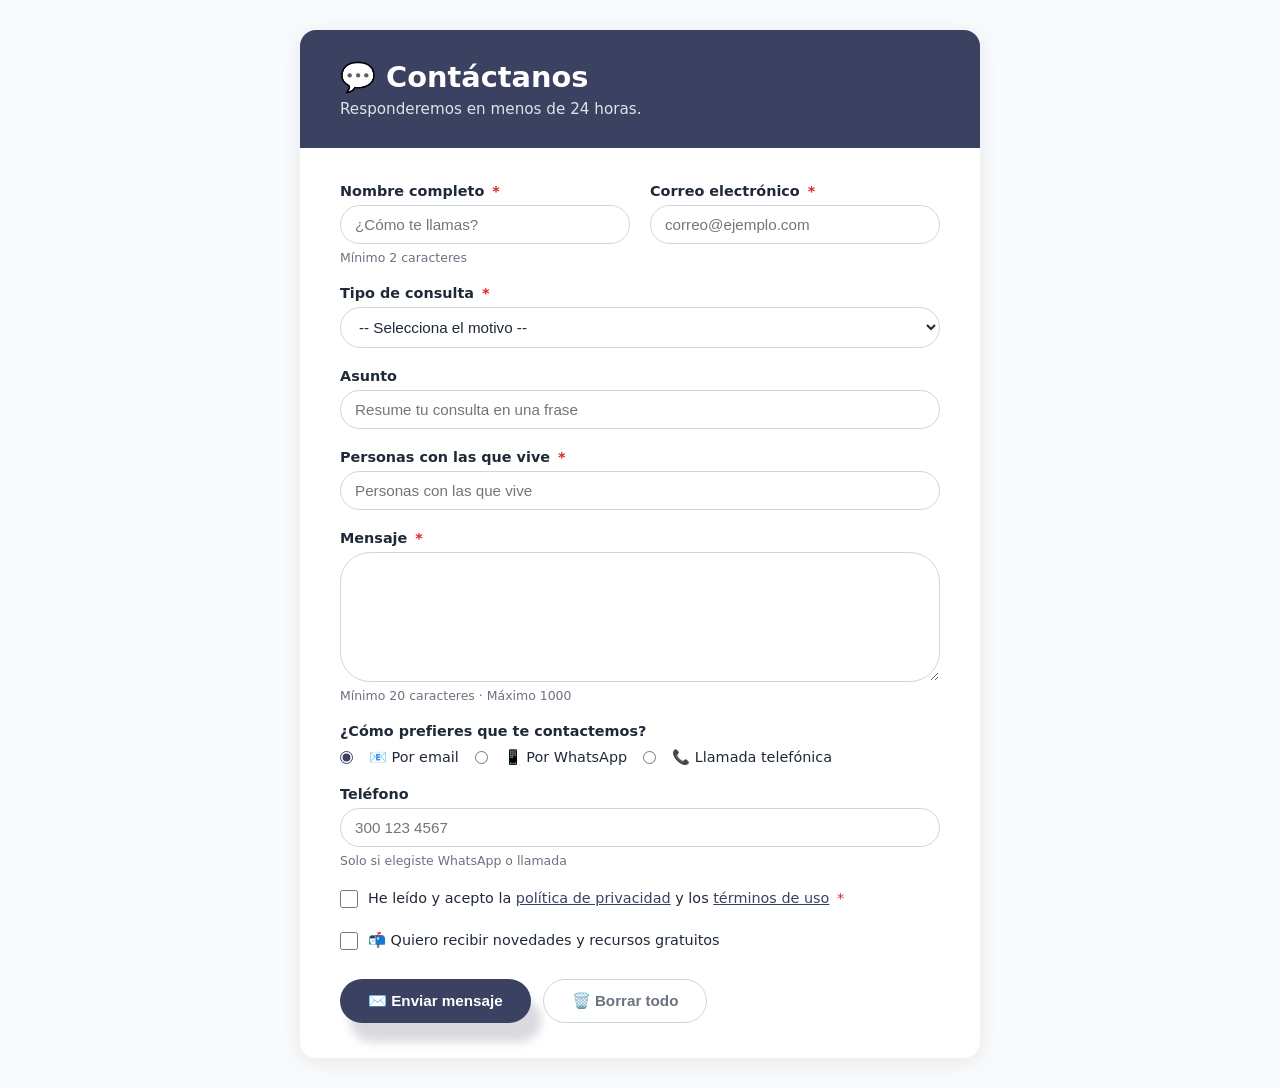
<file: form_y_estilos/index.html>
<!DOCTYPE html>
<html lang="es">
<head>
  <meta charset="UTF-8">
  <meta name="viewport" content="width=device-width, initial-scale=1.0">
  <title>Contáctanos</title>
  <link rel="stylesheet" href="styles.css">
</head>
<body>

  <main class="contenedor">

    <header class="encabezado">
      <h1>💬 Contáctanos</h1>
      <p>Responderemos en menos de 24 horas.</p>
    </header>

    <form class="formulario-contacto" action="#" method="post" novalidate>

      <!-- Nombre y Email en una fila -->
      <div class="fila-doble">

        <div class="campo">
          <label for="contacto-nombre">
            Nombre completo <span class="obligatorio">*</span>
          </label>
          <input 
            type="text" 
            id="contacto-nombre" 
            name="nombre"
            placeholder="¿Cómo te llamas?"
            required
            autocomplete="name"
            minlength="2"
            maxlength="60">
          <span class="ayuda">Mínimo 2 caracteres</span>
        </div>

        <div class="campo">
          <label for="contacto-email">
            Correo electrónico <span class="obligatorio">*</span>
          </label>
          <input 
            type="email" 
            id="contacto-email" 
            name="email"
            placeholder="correo@ejemplo.com"
            required
            autocomplete="email">
        </div>

      </div>

      <!-- Tipo de consulta -->
      <div class="campo">
        <label for="tipo-consulta">
          Tipo de consulta <span class="obligatorio">*</span>
        </label>
        <select id="tipo-consulta" name="tipo_consulta" required>
          <option value="">-- Selecciona el motivo --</option>
          <optgroup label="Soporte">
            <option value="tecnico">Problema técnico</option>
            <option value="cuenta">Mi cuenta</option>
          </optgroup>
          <optgroup label="Información">
            <option value="precios">Precios y planes</option>
            <option value="servicios">Servicios disponibles</option>
          </optgroup>
          <optgroup label="Otros">
            <option value="sugerencia">Sugerencia o idea</option>
            <option value="otro">Otro motivo</option>
          </optgroup>
        </select>
      </div>

      <!-- Asunto -->
      <div class="campo">
        <label for="asunto">Asunto</label>
        <input 
          type="text" 
          id="asunto" 
          name="asunto"
          placeholder="Resume tu consulta en una frase"
          maxlength="100">
      </div>

      <div class="campo">
        <label for="Caracterización familiar">Personas con las que vive <span class="obligatorio">*</span></label>
        <input type="text"
        id="Caracterización familiar"
        name="Caracterización familiar"
        placeholder="Personas con las que vive"
        maxlength="1000">
      </div>

      <!-- Mensaje -->
      <div class="campo">
        <label for="mensaje">
          Mensaje <span class="obligatorio">*</span>
        </label>
        <textarea 
          id="mensaje" 
          name="mensaje"
          rows="6"
          placeholder="Describe con detalle tu consulta..."
          required
          minlength="20"
          maxlength="1000">
        </textarea>
        <span class="ayuda">Mínimo 20 caracteres · Máximo 1000</span>
      </div>

      <!-- Cómo prefiere ser contactado -->
      <div class="campo">
        <p class="label-grupo">¿Cómo prefieres que te contactemos?</p>

        <div class="opciones-radio">
          <input type="radio" id="via-email" name="via_contacto" value="email" checked>
          <label for="via-email">📧 Por email</label>

          <input type="radio" id="via-whatsapp" name="via_contacto" value="whatsapp">
          <label for="via-whatsapp">📱 Por WhatsApp</label>

          <input type="radio" id="via-llamada" name="via_contacto" value="llamada">
          <label for="via-llamada">📞 Llamada telefónica</label>
        </div>
      </div>

      <!-- Teléfono condicional -->
      <div class="campo" id="campo-telefono">
        <label for="telefono">Teléfono</label>
        <input 
          type="tel" 
          id="telefono" 
          name="telefono"
          placeholder="300 123 4567"
          pattern="[0-9\s\-\+]{7,15}">
        <span class="ayuda">Solo si elegiste WhatsApp o llamada</span>
      </div>

      <!-- Términos y condiciones -->
      <div class="campo campo-check">
        <input type="checkbox" id="terminos" name="terminos" value="acepto" required>
        <label for="terminos">
          He leído y acepto la 
          <a href="#" target="_blank">política de privacidad</a> 
          y los 
          <a href="#" target="_blank">términos de uso</a>
          <span class="obligatorio">*</span>
        </label>
      </div>

      <!-- Suscripción opcional -->
      <div class="campo campo-check">
        <input type="checkbox" id="newsletter" name="newsletter" value="si">
        <label for="newsletter">
          📬 Quiero recibir novedades y recursos gratuitos
        </label>
      </div>

      <!-- Botones de acción -->
      <div class="acciones">
        <button type="submit" class="btn-primario">
          ✉️ Enviar mensaje
        </button>
        <button type="reset" class="btn-secundario">
          🗑️ Borrar todo
        </button>
      </div>

    </form>

  </main>

</body>
</html>
</file>
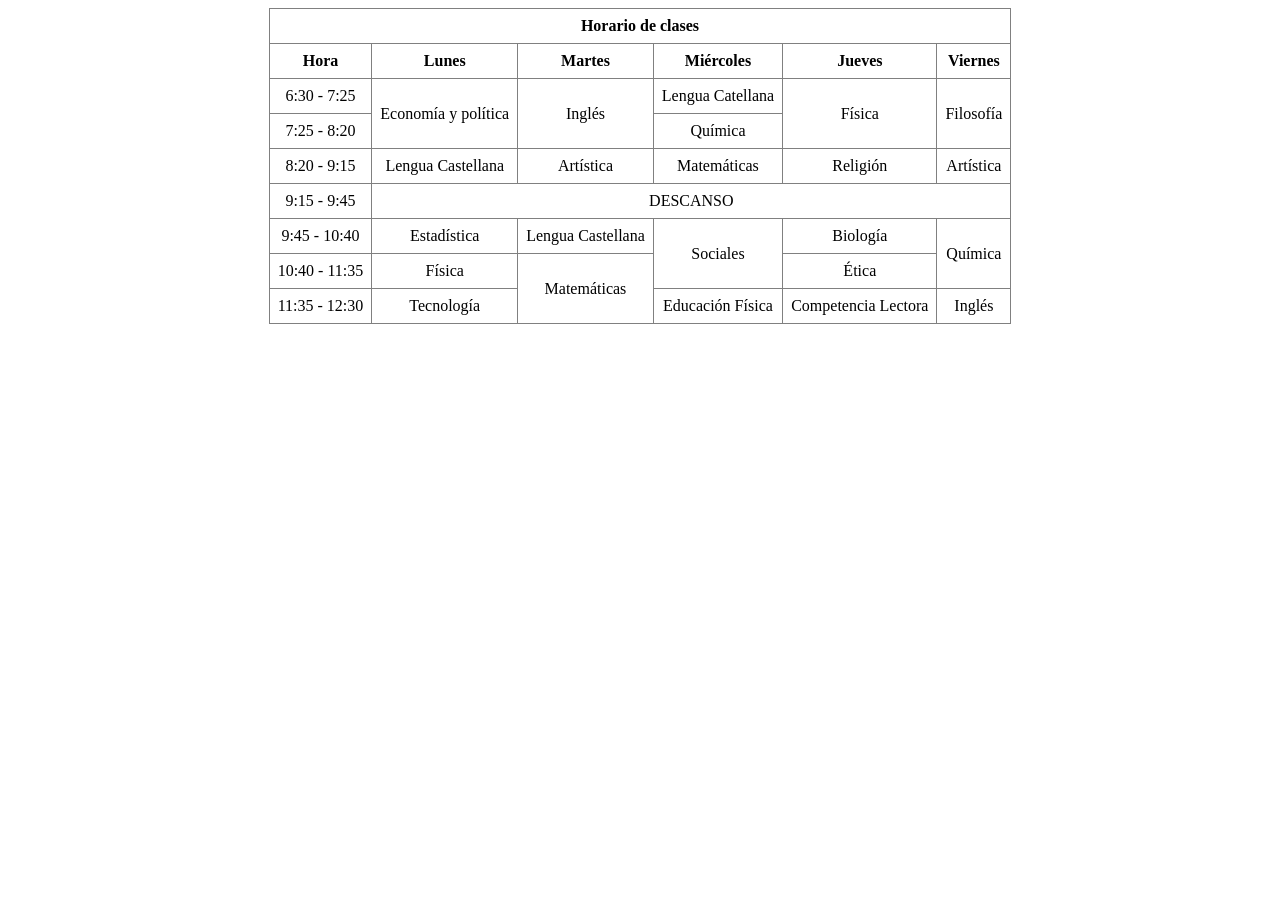
<file: ejercicio_tabla.html>
<!DOCTYPE html>
<html lang="es">
<head>
    <meta charset="UTF-8">
    <meta name="viewport" content="width=device-width, initial-scale=1.0">
    <style>

        table{
            text-align: center;
            border-collapse: collapse;
            margin: auto;
        }

        th, td{
            padding: 8px;
        }

    </style>
    <title>Tabla</title>
    
</head>
<body>

    <table border="1">
            <thead>
                <tr>
                    <th colspan="6">Horario de clases</th>
                </tr>
            </thead>
            <tbody>
                <tr>
                    <th>Hora</th>
                    <th>Lunes</th>
                    <th>Martes</th>
                    <th>Miércoles</th>
                    <th>Jueves</th>
                    <th>Viernes</th>
                </tr>
                <tr>
                    <td>6:30 - 7:25</td>
                    <td rowspan="2">Economía y política</td>
                    <td rowspan="2">Inglés</td>
                    <td>Lengua Catellana</td>
                    <td rowspan="2">Física</td>
                    <td rowspan="2">Filosofía</td>
                </tr>
                <tr>
                    <td>7:25 - 8:20</td>
                    <td>Química</td>
                </tr>
                <tr>
                    <td>8:20 - 9:15</td>
                    <td>Lengua Castellana</td>
                    <td>Artística</td>
                    <td>Matemáticas</td>
                    <td>Religión</td>
                    <td>Artística</td>
                </tr>
                <tr>
                    <td>9:15 - 9:45</td>
                    <td colspan="5">DESCANSO</td>
                </tr>
                <tr>
                    <td>9:45 - 10:40</td>
                    <td>Estadística</td>
                    <td>Lengua Castellana</td>
                    <td rowspan="2">Sociales</td>
                    <td>Biología</td>
                    <td rowspan="2">Química</td>
                </tr>
                <tr>
                    <td>10:40 - 11:35</td>
                    <td>Física</td>
                    <td rowspan="2">Matemáticas</td>
                    <td>Ética</td>
                </tr>
                <tr>
                    <td>11:35 - 12:30</td>
                    <td>Tecnología</td>
                    <td>Educación Física</td>
                    <td>Competencia Lectora</td>
                    <td>Inglés</td>
                </tr>


            </tbody>
            <tfoot>

            </tfoot>
    </table>

    
</body>
</html>
</file>
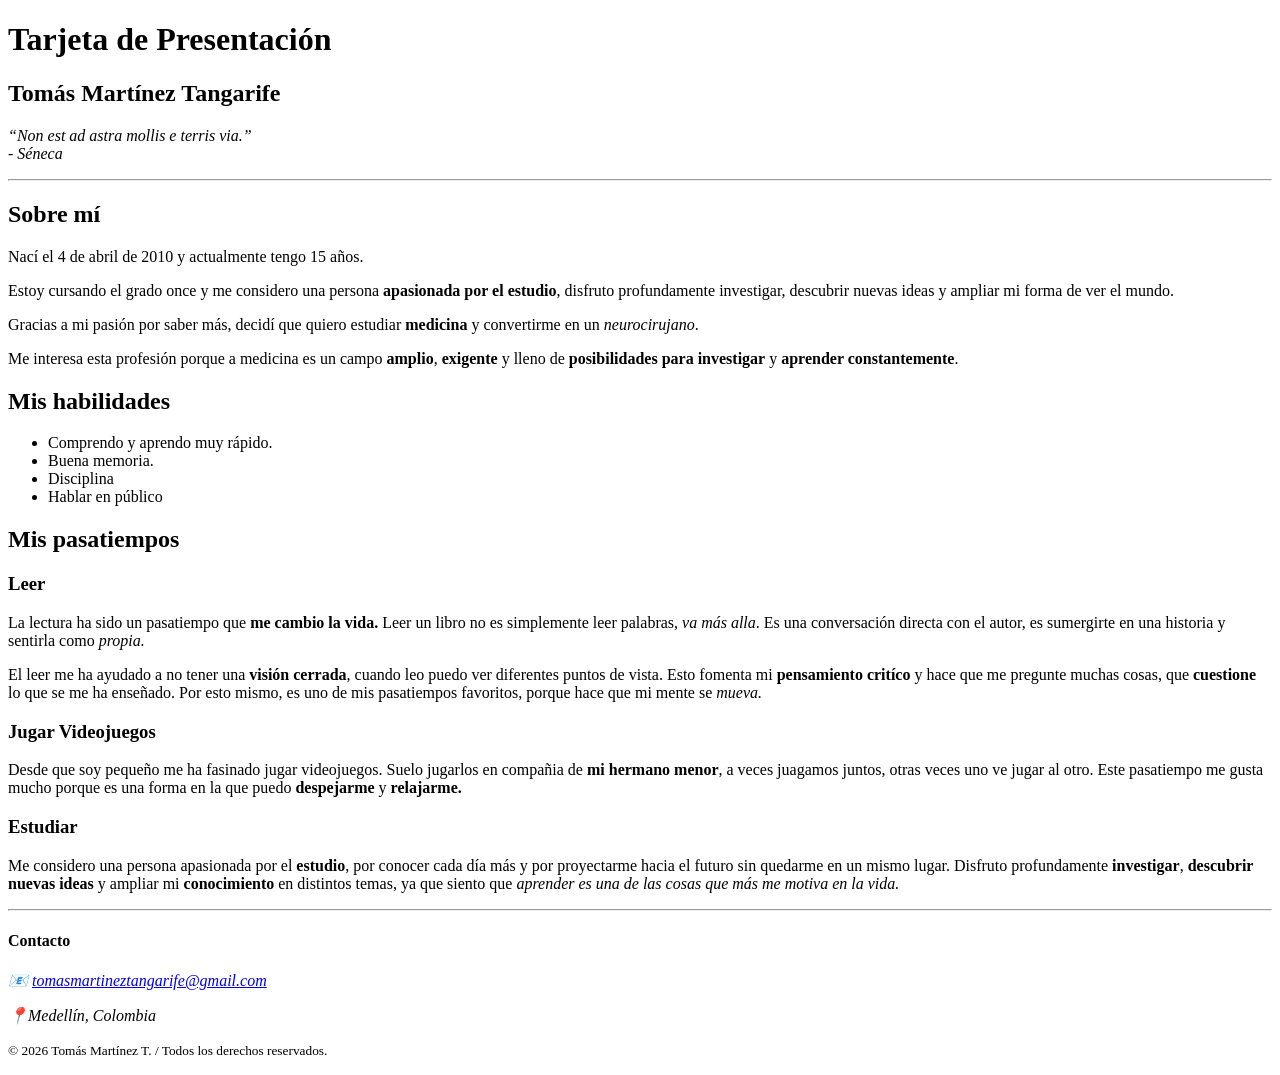
<file: Presentación.html>
<!DOCTYPE html>
<html lang="es">
<head>
    <meta charset="UTF-8">
    <meta name="viewport" content="width=device-width, initial-scale=1.0">
    <title>Tarjeta de Presentación</title>
</head>
<body>
    <header>

        <h1>Tarjeta de Presentación</h1>
        <h2>Tomás Martínez Tangarife</h2>
        <p><em>“Non est ad astra mollis e terris via.” <br>- Séneca</em></p>

    </header>
    <hr>
    <main>

        <section>
            <h2>Sobre mí</h2>
            <p>
                Nací el <time datetime="2010-04-04">4 de abril de 2010</time> 
                y actualmente tengo 15 años.
            </p>

            <p>
                Estoy cursando el grado once y me considero una persona 
                <strong>apasionada por el estudio</strong>, disfruto profundamente 
                investigar, descubrir nuevas ideas y ampliar mi forma de ver el mundo.
            </p>

            <p>
                Gracias a mi pasión por saber más, decidí que quiero estudiar 
                <strong>medicina</strong> y convertirme en un <em>neurocirujano</em>.
            </p>

            <p>
                Me interesa esta profesión porque a medicina es un campo <strong>amplio</strong>,
                 <strong>exigente</strong> y lleno de <strong>posibilidades para investigar</strong> y <strong>aprender constantemente</strong>.
            </p>
        </section>

        <section>
            <h2>Mis habilidades</h2>
            <ul>
                <li>Comprendo y aprendo muy rápido.</li>
                <li>Buena memoria.</li>
                <li>Disciplina</li>
                <li>Hablar en público</li>
            </ul>

        </section>

        <section>
            <h2>Mis pasatiempos</h2>
            
            <article>
                <h3>Leer</h3>
                <p>La lectura ha sido un pasatiempo que <strong>me cambio la vida.</strong> Leer un libro no es simplemente leer palabras, <em>va más alla</em>. Es una conversación directa con el autor, es sumergirte en una historia y sentirla como <em>propia.</em> </p>
                <p>El leer me ha ayudado a no tener una <strong>visión cerrada</strong>, cuando leo puedo ver diferentes puntos de vista. Esto fomenta mi <strong>pensamiento critíco</strong> y hace que me pregunte muchas cosas, que <strong>cuestione</strong> lo que se me ha enseñado. Por esto mismo, es uno de mis pasatiempos favoritos, porque hace que mi mente se <em> mueva.</em></p>
            </article>

            <article>
                <h3>Jugar Videojuegos</h3>
                <p>Desde que soy pequeño me ha fasinado jugar videojuegos. Suelo jugarlos en compañia de <strong>mi hermano menor</strong>, a veces juagamos juntos, otras veces uno ve jugar al otro. Este pasatiempo me gusta mucho porque es una forma en la que puedo <strong>despejarme</strong> y <strong>relajarme.</strong></p>
            </article>

            <article>
                <h3>Estudiar</h3>
                <p>Me considero una persona apasionada por el <strong>estudio</strong>, por conocer cada día más y por proyectarme hacia el futuro sin quedarme en un mismo lugar. Disfruto profundamente <strong>investigar</strong>, <strong>descubrir nuevas ideas</strong> y ampliar mi <strong>conocimiento</strong> en distintos temas, ya que siento que <em>aprender es una de las cosas que más me motiva en la vida.</em></p>
            </article>


        </section>


    </main>
    <hr>
    <footer>

       <section>
        <h4>Contacto</h4>
        <address>
            <p>📧 <a href="mailto:tomasmartineztangarife@gmail.com">tomasmartineztangarife@gmail.com</a></p>
            <p>📍Medellín, Colombia</p>
        </address>
       </section> 

       <p>
        <small>
            © <time datetime="2026">2026</time> Tomás Martínez T. / Todos los derechos reservados.
        </small>
       </p>
    </footer>
</body>
</html>
</file>
<file: form_y_estilos/styles.css>
/* === Variables y reset básico === */
:root {
  --primario: #3a4161;
  --primario-oscuro: #000630;
  --texto: #1f2937;
  --texto-suave: #6b7280;
  --borde: #d1d5db;
  --fondo: #f9fafb;
  --blanco: #ffffff;
  --error: #dc2626;
  --exito: #16a34a;
  --radio: 30px;
  --sombra: 0 4px 20px rgba(0,0,0,0.08);
}

* {
  box-sizing: border-box;
  margin: 0;
  padding: 0;
}

body {
  font-family: 'Segoe UI', system-ui, sans-serif;
  background: var(--fondo);
  color: var(--texto);
  min-height: 100vh;
  display: flex;
  align-items: center;
  justify-content: center;
  padding: 30px 20px;
}

/* === Contenedor principal === */
.contenedor {
  background: var(--blanco);
  border-radius: 16px;
  box-shadow: var(--sombra);
  width: 100%;
  max-width: 680px;
  overflow: hidden;
}

/* === Encabezado === */
.encabezado {
  background: var(--primario);
  color: white;
  padding: 30px 40px;
}

.encabezado h1 {
  font-size: 1.8rem;
  margin-bottom: 6px;
}

.encabezado p {
  opacity: 0.85;
  font-size: 0.95rem;
}

/* === Formulario === */
.formulario-contacto {
  padding: 35px 40px;
  display: flex;
  flex-direction: column;
  gap: 20px;
}

/* === Fila doble (dos campos lado a lado) === */
.fila-doble {
  display: grid;
  grid-template-columns: 1fr 1fr;
  gap: 20px;
}

@media (max-width: 520px) {
  .fila-doble {
    grid-template-columns: 1fr;
  }
  .formulario-contacto {
    padding: 25px 20px;
  }
}

/* === Campos individuales === */
.campo {
  display: flex;
  flex-direction: column;
  gap: 6px;
}

.campo label,
.label-grupo {
  font-weight: 600;
  font-size: 0.9rem;
  color: var(--texto);
}

.obligatorio {
  color: var(--error);
  margin-left: 3px;
}

/* === Inputs, select, textarea === */
input[type="text"],
input[type="email"],
input[type="tel"],
input[type="url"],
input[type="number"],
select,
textarea {
  width: 100%;
  padding: 10px 14px;
  border: 1.5px solid var(--borde);
  border-radius: var(--radio);
  font-size: 0.95rem;
  color: var(--texto);
  background: var(--blanco);
  transition: border-color 0.2s, box-shadow 0.2s;
  outline: none;
}

input:focus,
select:focus,
textarea:focus {
  border-color: var(--primario);
  box-shadow: 0 0 0 3px rgba(37, 99, 235, 0.15);
}

input:invalid:not(:placeholder-shown),
textarea:invalid:not(:placeholder-shown) {
  border-color: var(--error);
}

input:valid:not(:placeholder-shown) {
  border-color: var(--exito);
}

textarea {
  resize: vertical;
  min-height: 130px;
}

select {
  cursor: pointer;
}

/* === Texto de ayuda === */
.ayuda {
  font-size: 0.78rem;
  color: var(--texto-suave);
}

/* === Radios y checkboxes === */
.opciones-radio {
  display: flex;
  flex-wrap: wrap;
  gap: 16px;
  margin-top: 4px;
}

.opciones-radio input[type="radio"] {
  width: auto;
  accent-color: var(--primario);
}

.opciones-radio label {
  font-weight: normal;
  cursor: pointer;
}

.campo-check {
  flex-direction: row;
  align-items: flex-start;
  gap: 10px;
}

.campo-check input[type="checkbox"] {
  width: 18px;
  height: 18px;
  margin-top: 2px;
  accent-color: var(--primario);
  flex-shrink: 0;
  cursor: pointer;
}

.campo-check label {
  font-weight: normal;
  font-size: 0.9rem;
  line-height: 1.5;
  cursor: pointer;
}

.campo-check a {
  color: var(--primario);
  text-decoration: underline;
}

/* === Botones === */
.acciones {
  display: flex;
  gap: 12px;
  margin-top: 8px;
  flex-wrap: wrap;
}

.btn-primario,
.btn-secundario {
  padding: 12px 28px;
  border-radius: var(--radio);
  font-size: 0.95rem;
  font-weight: 600;
  cursor: pointer;
  border: none;
  transition: transform 0.1s, box-shadow 0.2s;
}

.btn-primario {
  background: var(--primario);
  color: white;
  box-shadow: 10px 19px 10px rgba(136, 135, 155, 0.318);
}

.btn-primario:hover {
  background: var(--primario-oscuro);
  transform: translateY(-2px);
  box-shadow: 10px 22px 5px rgba(214, 212, 218, 0.320);
}

.btn-secundario {
  background: transparent;
  color: var(--texto-suave);
  border: 1.5px solid var(--borde);
}

.btn-secundario:hover {
  background: var(--fondo);
}
</file>
